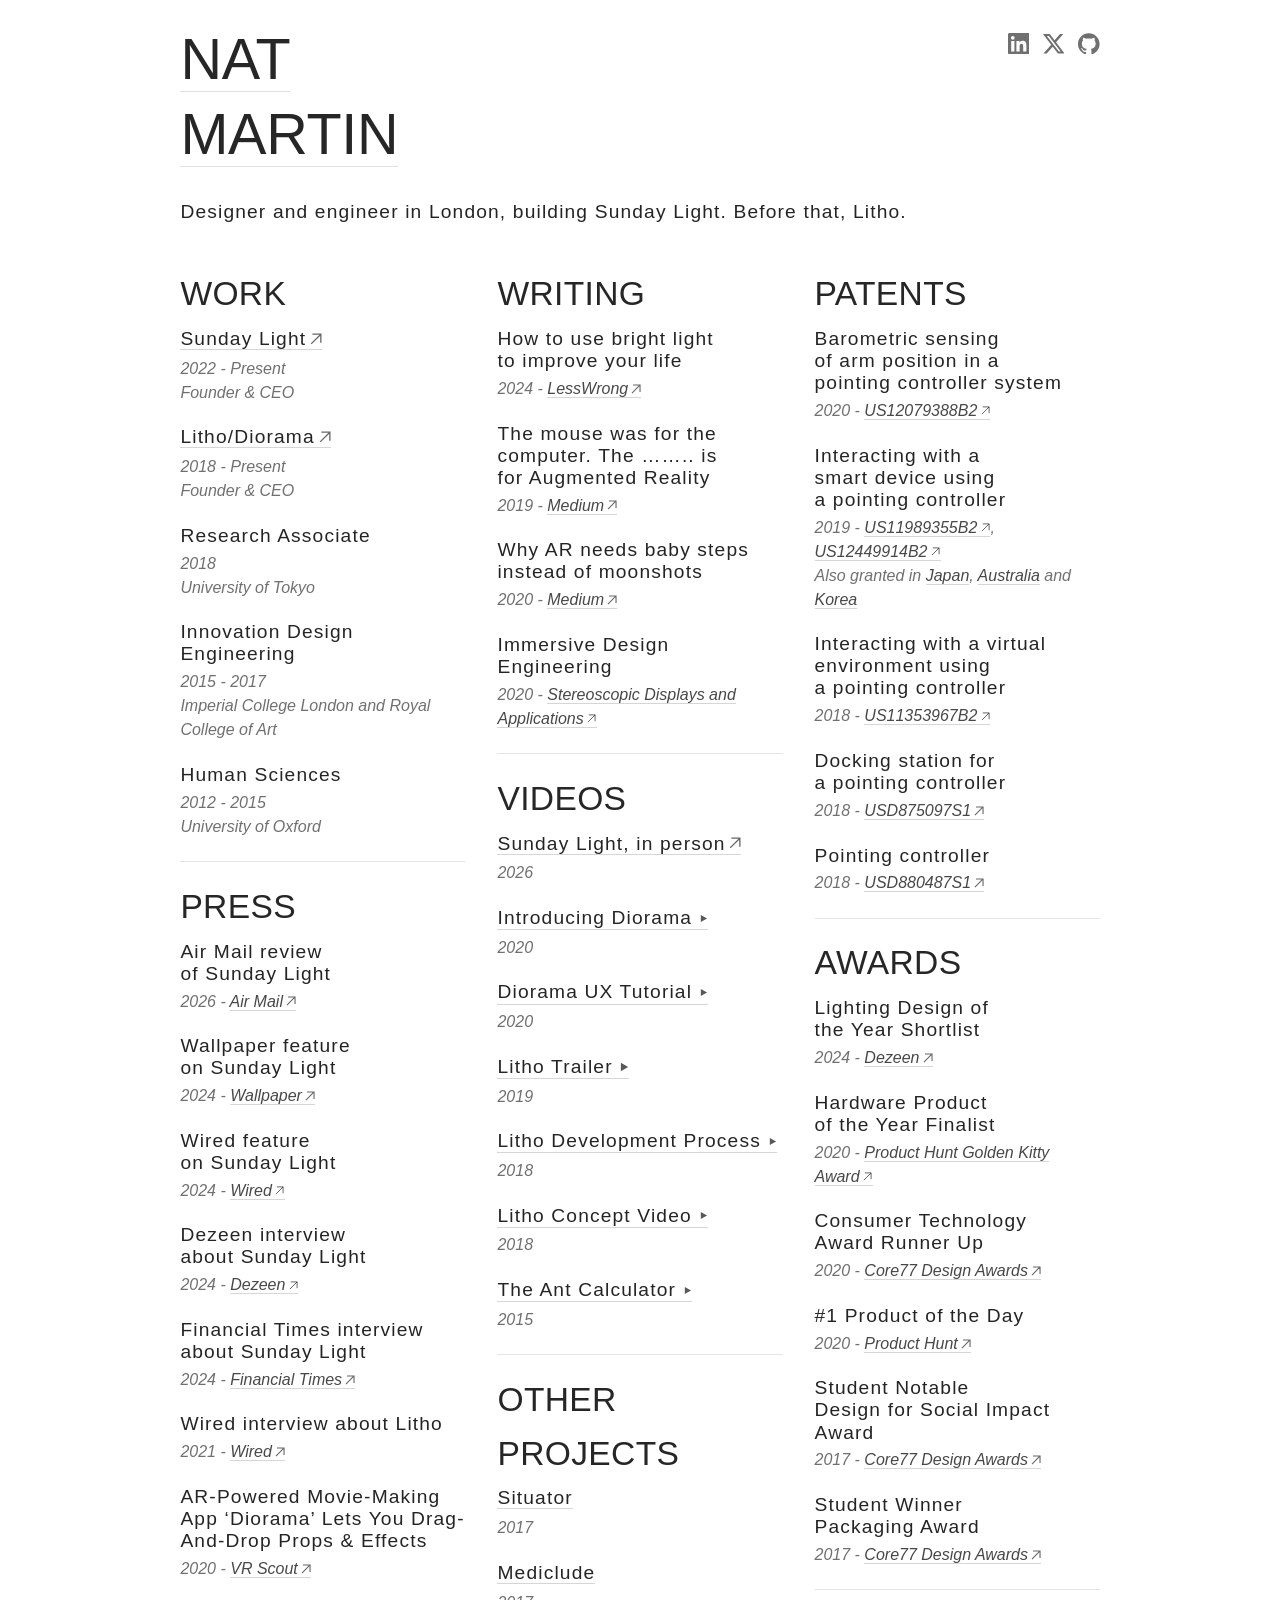
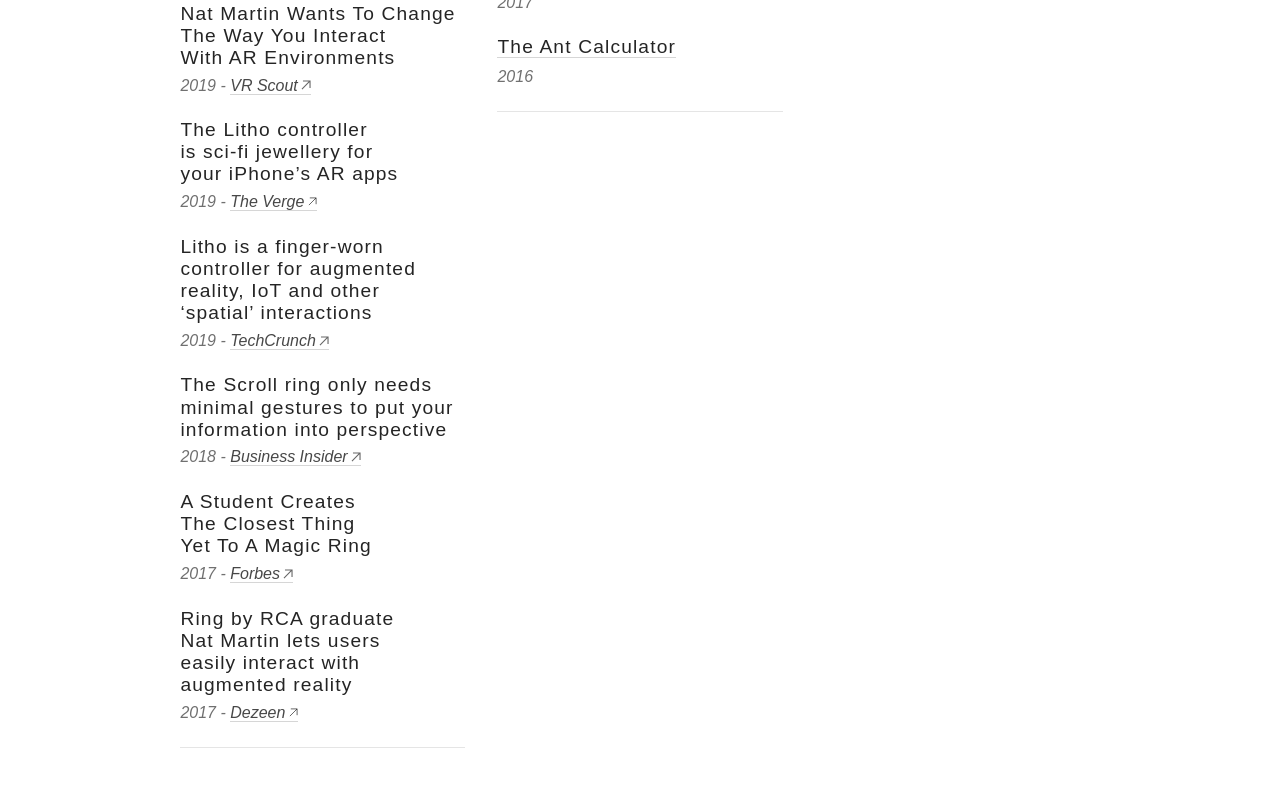
<file: index.html>
<!doctype html>
<html lang="en">
<head>
<meta charset="utf-8">
<meta name="viewport" content="width=device-width, initial-scale=1">
<title>Nat Martin</title>
<meta name="description" content="Nat Martin is a designer and engineer in London, building Sunday Light. Before that, Litho.">
<link rel="canonical" href="https://natmartin.com/">
<meta property="og:title" content="Nat Martin">
<meta property="og:description" content="Nat Martin is a designer and engineer in London, building Sunday Light. Before that, Litho.">
<meta property="og:url" content="https://natmartin.com/">
<meta property="og:type" content="website">
<link rel="icon" href="/favicon.svg" type="image/svg+xml">
<link rel="icon" href="/favicon.ico" sizes="32x32">
<link rel="apple-touch-icon" href="/apple-touch-icon.png">
<meta name="theme-color" content="#ffffff">
<meta property="og:site_name" content="Nat Martin">
<meta property="og:image" content="https://natmartin.com/og.png">
<meta property="og:image:width" content="1200">
<meta property="og:image:height" content="630">
<meta name="twitter:card" content="summary_large_image">
<meta name="twitter:site" content="@natmartin">
<script type="application/ld+json">{"@context":"https://schema.org","@type":"Person","name":"Nat Martin","url":"https://natmartin.com/","jobTitle":"Founder & CEO","worksFor":{"@type":"Organization","name":"Sunday Light","url":"https://www.sundaylight.cc"},"alumniOf":[{"@type":"CollegeOrUniversity","name":"Royal College of Art"},{"@type":"CollegeOrUniversity","name":"Imperial College London"},{"@type":"CollegeOrUniversity","name":"University of Oxford"}],"sameAs":["https://www.linkedin.com/in/nat-martin-389845101/","https://x.com/natmartin","https://github.com/natmart-in"]}</script>
<link rel="stylesheet" href="/style.css">
</head>
<body>

<header class="site-header">
  <h1><a href="/">NAT MARTIN</a></h1>
  <nav class="social" aria-label="Elsewhere">
    <a href="https://www.linkedin.com/in/nat-martin-389845101/" target="_blank" rel="noopener" aria-label="LinkedIn"><svg viewBox="0 0 24 24" fill="currentColor" aria-hidden="true"><path d="M20.447 20.452h-3.554v-5.569c0-1.328-.027-3.037-1.852-3.037-1.853 0-2.136 1.445-2.136 2.939v5.667H9.351V9h3.414v1.561h.046c.477-.9 1.637-1.85 3.37-1.85 3.601 0 4.267 2.37 4.267 5.455v6.286zM5.337 7.433a2.062 2.062 0 1 1 0-4.125 2.062 2.062 0 0 1 0 4.125zM7.119 20.452H3.555V9h3.564v11.452zM22.225 0H1.771C.792 0 0 .774 0 1.729v20.542C0 23.227.792 24 1.771 24h20.451C23.2 24 24 23.227 24 22.271V1.729C24 .774 23.2 0 22.222 0h.003z"/></svg></a>
    <a href="https://x.com/natmartin" target="_blank" rel="noopener" aria-label="X"><svg viewBox="0 0 24 24" fill="currentColor" aria-hidden="true"><path d="M18.901 1.153h3.68l-8.04 9.19L24 22.846h-7.406l-5.8-7.584-6.638 7.584H.474l8.6-9.83L0 1.154h7.594l5.243 6.932ZM17.61 20.644h2.039L6.486 3.24H4.298Z"/></svg></a>
    <a href="https://github.com/natmart-in" target="_blank" rel="noopener" aria-label="GitHub"><svg viewBox="0 0 24 24" fill="currentColor" aria-hidden="true"><path d="M12 .297c-6.63 0-12 5.373-12 12 0 5.303 3.438 9.8 8.205 11.385.6.113.82-.258.82-.577 0-.285-.01-1.04-.015-2.04-3.338.724-4.042-1.61-4.042-1.61C4.422 18.07 3.633 17.7 3.633 17.7c-1.087-.744.084-.729.084-.729 1.205.084 1.838 1.236 1.838 1.236 1.07 1.835 2.809 1.305 3.495.998.108-.776.417-1.305.76-1.605-2.665-.3-5.466-1.332-5.466-5.93 0-1.31.465-2.38 1.235-3.22-.135-.303-.54-1.523.105-3.176 0 0 1.005-.322 3.3 1.23.96-.267 1.98-.399 3-.405 1.02.006 2.04.138 3 .405 2.28-1.552 3.285-1.23 3.285-1.23.645 1.653.24 2.873.12 3.176.765.84 1.23 1.91 1.23 3.22 0 4.61-2.805 5.625-5.475 5.92.42.36.81 1.096.81 2.22 0 1.606-.015 2.896-.015 3.286 0 .315.21.69.825.57C20.565 22.092 24 17.592 24 12.297c0-6.627-5.373-12-12-12"/></svg></a>
  </nav>
</header>

<p class="intro">Designer and engineer in London, building Sunday&nbsp;Light. Before that, Litho.</p>

<main class="columns">

  <div>
    <section>
      <h2>WORK</h2>
      <div class="entry">
        <a class="entry-title" href="https://www.sundaylight.cc" target="_blank" rel="noopener">Sunday <span class="ext">Light</span></a>
        <p>2022 - Present<br>Founder &amp; CEO</p>
      </div>
      <div class="entry">
        <a class="entry-title" href="http://www.diora.ma" target="_blank" rel="noopener"><span class="ext">Litho/Diorama</span></a>
        <p>2018 - Present<br>Founder &amp; CEO</p>
      </div>
      <div class="entry">
        <span class="entry-title">Research Associate</span>
        <p>2018<br>University of Tokyo</p>
      </div>
      <div class="entry">
        <span class="entry-title">Innovation Design Engineering</span>
        <p>2015 - 2017<br>Imperial College London and Royal College of Art</p>
      </div>
      <div class="entry">
        <span class="entry-title">Human Sciences</span>
        <p>2012 - 2015<br>University of Oxford</p>
      </div>
      <hr>
    </section>

    <section>
      <h2>PRESS</h2>
      <div class="entry">
        <span class="entry-title">Air Mail review of Sunday Light</span>
        <p>2026 - <a href="https://airmail.news/issues/2026-9-19/let-there-be-light" target="_blank" rel="noopener">Air <span class="ext">Mail</span></a></p>
      </div>
      <div class="entry">
        <span class="entry-title">Wallpaper feature on Sunday Light</span>
        <p>2024 - <a href="https://www.wallpaper.com/tech/we-switch-on-a-set-of-new-lighting-products-designed-to-entertain-educate-and-enhance" target="_blank" rel="noopener"><span class="ext">Wallpaper</span></a></p>
      </div>
      <div class="entry">
        <span class="entry-title">Wired feature on Sunday Light</span>
        <p>2024 - <a href="https://static1.squarespace.com/static/654f672aed29a06d3eca806d/t/6606af1b74b40d6e9ec8dcd3/1711714079746/Sunday+Wired.pdf" target="_blank" rel="noopener"><span class="ext">Wired</span></a></p>
      </div>
      <div class="entry">
        <span class="entry-title">Dezeen interview about Sunday Light</span>
        <p>2024 - <a href="https://www.dezeen.com/2024/02/12/sunday-light-nat-martin-sean-hammett/" target="_blank" rel="noopener"><span class="ext">Dezeen</span></a></p>
      </div>
      <div class="entry">
        <span class="entry-title">Financial Times interview about Sunday Light</span>
        <p>2024 - <a href="https://www.ft.com/content/4465e2ee-4e23-4ca4-8f45-6066abd70ad9" target="_blank" rel="noopener">Financial <span class="ext">Times</span></a></p>
      </div>
      <div class="entry">
        <span class="entry-title">Wired interview about Litho</span>
        <p>2021 - <a href="https://www.wired.co.uk/article/ar-influencers-litho-virtual-reality" target="_blank" rel="noopener"><span class="ext">Wired</span></a></p>
      </div>
      <div class="entry">
        <span class="entry-title">AR-Powered Movie-Making App ‘Diorama’ Lets You Drag-And-Drop Props &amp; Effects</span>
        <p>2020 - <a href="https://web.archive.org/web/20230603014330/https://vrscout.com/news/ar-movie-making-diorama-digital-props-effects/" target="_blank" rel="noopener">VR <span class="ext">Scout</span></a></p>
      </div>
      <div class="entry">
        <span class="entry-title">Nat Martin Wants To Change The Way You Interact With AR Environments</span>
        <p>2019 - <a href="https://web.archive.org/web/20230203075517/https://vrscout.com/news/nat-martin-interacting-with-ar/" target="_blank" rel="noopener">VR <span class="ext">Scout</span></a></p>
      </div>
      <div class="entry">
        <span class="entry-title">The Litho controller is sci-fi jewellery for your iPhone’s AR apps</span>
        <p>2019 - <a href="https://www.theverge.com/2019/2/19/18225277/litho-controller-ar-vr-motion-ring-development-kit-shipping-cost-launch" target="_blank" rel="noopener">The <span class="ext">Verge</span></a></p>
      </div>
      <div class="entry">
        <span class="entry-title">Litho is a finger-worn controller for augmented reality, IoT and other ‘spatial’ interactions</span>
        <p>2019 - <a href="https://techcrunch.com/2019/02/18/litho/" target="_blank" rel="noopener"><span class="ext">TechCrunch</span></a></p>
      </div>
      <div class="entry">
        <span class="entry-title">The Scroll ring only needs minimal gestures to put your information into perspective</span>
        <p>2018 - <a href="https://twitter.com/businessinsider/status/1115087870413303809" target="_blank" rel="noopener">Business <span class="ext">Insider</span></a></p>
      </div>
      <div class="entry">
        <span class="entry-title">A Student Creates The Closest Thing Yet To A Magic Ring</span>
        <p>2017 - <a href="https://www.forbes.com/sites/kevinmurnane/2017/08/09/augmented-reality-technology-a-student-creates-the-closest-thing-yet-to-a-magic-ring/" target="_blank" rel="noopener"><span class="ext">Forbes</span></a></p>
      </div>
      <div class="entry">
        <span class="entry-title">Ring by RCA graduate Nat Martin lets users easily interact with augmented reality</span>
        <p>2017 - <a href="https://www.dezeen.com/2017/07/25/rca-graduate-scroll-ring-lets-users-easily-interact-with-augmented-reality-design-technology/" target="_blank" rel="noopener"><span class="ext">Dezeen</span></a></p>
      </div>
      <hr>
    </section>
  </div>

  <div>
    <section>
      <h2>WRITING</h2>
      <div class="entry">
        <span class="entry-title">How to use bright light to improve your life</span>
        <p>2024 - <a href="https://www.lesswrong.com/posts/W4Y7wkGEgaKemsyf9/how-to-use-bright-light-to-improve-your-life" target="_blank" rel="noopener"><span class="ext">LessWrong</span></a></p>
      </div>
      <div class="entry">
        <span class="entry-title">The mouse was for the computer. The …….. is for Augmented Reality</span>
        <p>2019 - <a href="https://medium.com/litho/designing-an-input-device-for-the-real-world-a-process-of-elimination-c4685aed7d09" target="_blank" rel="noopener"><span class="ext">Medium</span></a></p>
      </div>
      <div class="entry">
        <span class="entry-title">Why AR needs baby steps instead of moonshots</span>
        <p>2020 - <a href="https://medium.com/litho/how-to-ship-an-ar-product-that-people-might-actually-want-174dd3a773b3" target="_blank" rel="noopener"><span class="ext">Medium</span></a></p>
      </div>
      <div class="entry">
        <span class="entry-title">Immersive Design Engineering</span>
        <p>2020 - <a href="https://www.researchgate.net/publication/344886489_Immersive_Design_Engineering" target="_blank" rel="noopener">Stereoscopic Displays and <span class="ext">Applications</span></a></p>
      </div>
      <hr>
    </section>

    <section>
      <h2>VIDEOS</h2>
      <div class="entry">
        <a class="entry-title" href="https://x.com/natmartin/status/2077754163853693192" target="_blank" rel="noopener">Sunday Light, in <span class="ext">person</span></a>
        <p>2026</p>
      </div>
      <div class="entry">
        <button class="video" type="button" data-video="https://www.youtube.com/embed/HFUXBONuKPU">Introducing <span class="play">Diorama</span></button>
        <p>2020</p>
      </div>
      <div class="entry">
        <button class="video" type="button" data-video="https://www.youtube.com/embed/gn4ldR-CJKc?start=42">Diorama UX <span class="play">Tutorial</span></button>
        <p>2020</p>
      </div>
      <div class="entry">
        <button class="video" type="button" data-video="https://www.youtube.com/embed/v8LeG3nco04">Litho <span class="play">Trailer</span></button>
        <p>2019</p>
      </div>
      <div class="entry">
        <button class="video" type="button" data-video="https://www.youtube.com/embed/qNUJE_VNYdY">Litho Development <span class="play">Process</span></button>
        <p>2018</p>
      </div>
      <div class="entry">
        <button class="video" type="button" data-video="https://www.youtube.com/embed/jl1Sqm-9z5Y">Litho Concept <span class="play">Video</span></button>
        <p>2018</p>
      </div>
      <div class="entry">
        <button class="video" type="button" data-video="https://www.youtube.com/embed/rH-5Jxub50o">The Ant <span class="play">Calculator</span></button>
        <p>2015</p>
      </div>
      <hr>
    </section>

    <section>
      <h2>OTHER PROJECTS</h2>
      <div class="entry">
        <a class="entry-title" href="/Situator">Situator</a>
        <p>2017</p>
      </div>
      <div class="entry">
        <a class="entry-title" href="/Mediclude">Mediclude</a>
        <p>2017</p>
      </div>
      <div class="entry">
        <a class="entry-title" href="/The-Ant-Calculator">The Ant Calculator</a>
        <p>2016</p>
      </div>
      <hr>
    </section>
  </div>

  <div>
    <section>
      <h2>PATENTS</h2>
      <div class="entry">
        <span class="entry-title">Barometric sensing of arm position in a pointing controller system</span>
        <p>2020 - <a href="https://patents.google.com/patent/US12079388B2/en" target="_blank" rel="noopener"><span class="ext">US12079388B2</span></a></p>
      </div>
      <div class="entry">
        <span class="entry-title">Interacting with a smart device using a pointing controller</span>
        <p>2019 - <span class="nw"><a href="https://patents.google.com/patent/US11989355B2/en" target="_blank" rel="noopener"><span class="ext">US11989355B2</span></a>,</span> <a href="https://patents.google.com/patent/US12449914B2/en" target="_blank" rel="noopener"><span class="ext">US12449914B2</span></a><br>Also granted in <a href="https://patents.google.com/patent/JP7716102B2/en" target="_blank" rel="noopener">Japan</a>, <a href="https://patents.google.com/patent/AU2020226861B2/en" target="_blank" rel="noopener">Australia</a> and <a href="https://patents.google.com/patent/KR102942422B1/en" target="_blank" rel="noopener">Korea</a></p>
      </div>
      <div class="entry">
        <span class="entry-title">Interacting with a virtual environment using a pointing controller</span>
        <p>2018 - <a href="https://patents.google.com/patent/US11353967B2/en" target="_blank" rel="noopener"><span class="ext">US11353967B2</span></a></p>
      </div>
      <div class="entry">
        <span class="entry-title">Docking station for a pointing controller</span>
        <p>2018 - <a href="https://patents.google.com/patent/USD875097S1/en" target="_blank" rel="noopener"><span class="ext">USD875097S1</span></a></p>
      </div>
      <div class="entry">
        <span class="entry-title">Pointing controller</span>
        <p>2018 - <a href="https://patents.google.com/patent/USD880487S1/en" target="_blank" rel="noopener"><span class="ext">USD880487S1</span></a></p>
      </div>
      <hr>
    </section>

    <section>
      <h2>AWARDS</h2>
      <div class="entry">
        <span class="entry-title">Lighting Design of the Year Shortlist</span>
        <p>2024 - <a href="https://www.dezeen.com/awards/2024/shortlists/sunday-light/" target="_blank" rel="noopener"><span class="ext">Dezeen</span></a></p>
      </div>
      <div class="entry">
        <span class="entry-title">Hardware Product of the Year Finalist</span>
        <p>2020 - <a href="https://twitter.com/ProductHuntHi/status/1351247954657636352" target="_blank" rel="noopener">Product Hunt Golden Kitty <span class="ext">Award</span></a></p>
      </div>
      <div class="entry">
        <span class="entry-title">Consumer Technology Award Runner Up</span>
        <p>2020 - <a href="https://www.core77.com/posts/98933/The-2020-Core77-Design-Awards-Consumer-Technology-Honorees" target="_blank" rel="noopener">Core77 Design <span class="ext">Awards</span></a></p>
      </div>
      <div class="entry">
        <span class="entry-title">#1 Product of the Day</span>
        <p>2020 - <a href="https://www.producthunt.com/posts/diorama" target="_blank" rel="noopener">Product <span class="ext">Hunt</span></a></p>
      </div>
      <div class="entry">
        <span class="entry-title">Student Notable<br>Design for Social Impact Award</span>
        <p>2017 - <a href="https://designawards.core77.com/2017/Design-for-Social-Impact.html" target="_blank" rel="noopener">Core77 Design <span class="ext">Awards</span></a></p>
      </div>
      <div class="entry">
        <span class="entry-title">Student Winner<br>Packaging Award</span>
        <p>2017 - <a href="https://designawards.core77.com/Packaging/63092/Mediclude.html" target="_blank" rel="noopener">Core77 Design <span class="ext">Awards</span></a></p>
      </div>
      <hr>
    </section>
  </div>

</main>

<dialog class="player" aria-label="Video" autofocus>
  <button class="close" type="button" aria-label="Close video">&times;</button>
  <div class="frame"><iframe title="Video" allow="autoplay; encrypted-media; picture-in-picture; fullscreen" referrerpolicy="strict-origin-when-cross-origin"></iframe></div>
</dialog>

<script>
(() => {
  const dialog = document.querySelector('dialog.player');
  const frame = dialog.querySelector('iframe');
  document.querySelectorAll('[data-video]').forEach((button) => {
    button.addEventListener('click', () => {
      const url = button.dataset.video;
      frame.src = url + (url.includes('?') ? '&' : '?') + 'autoplay=1';
      frame.title = button.textContent;
      dialog.showModal();
    });
  });
  dialog.querySelector('.close').addEventListener('click', () => dialog.close());
  dialog.addEventListener('click', (e) => { if (e.target === dialog) dialog.close(); });
  dialog.addEventListener('close', () => { frame.src = ''; });
})();
</script>
</body>
</html>
</file>
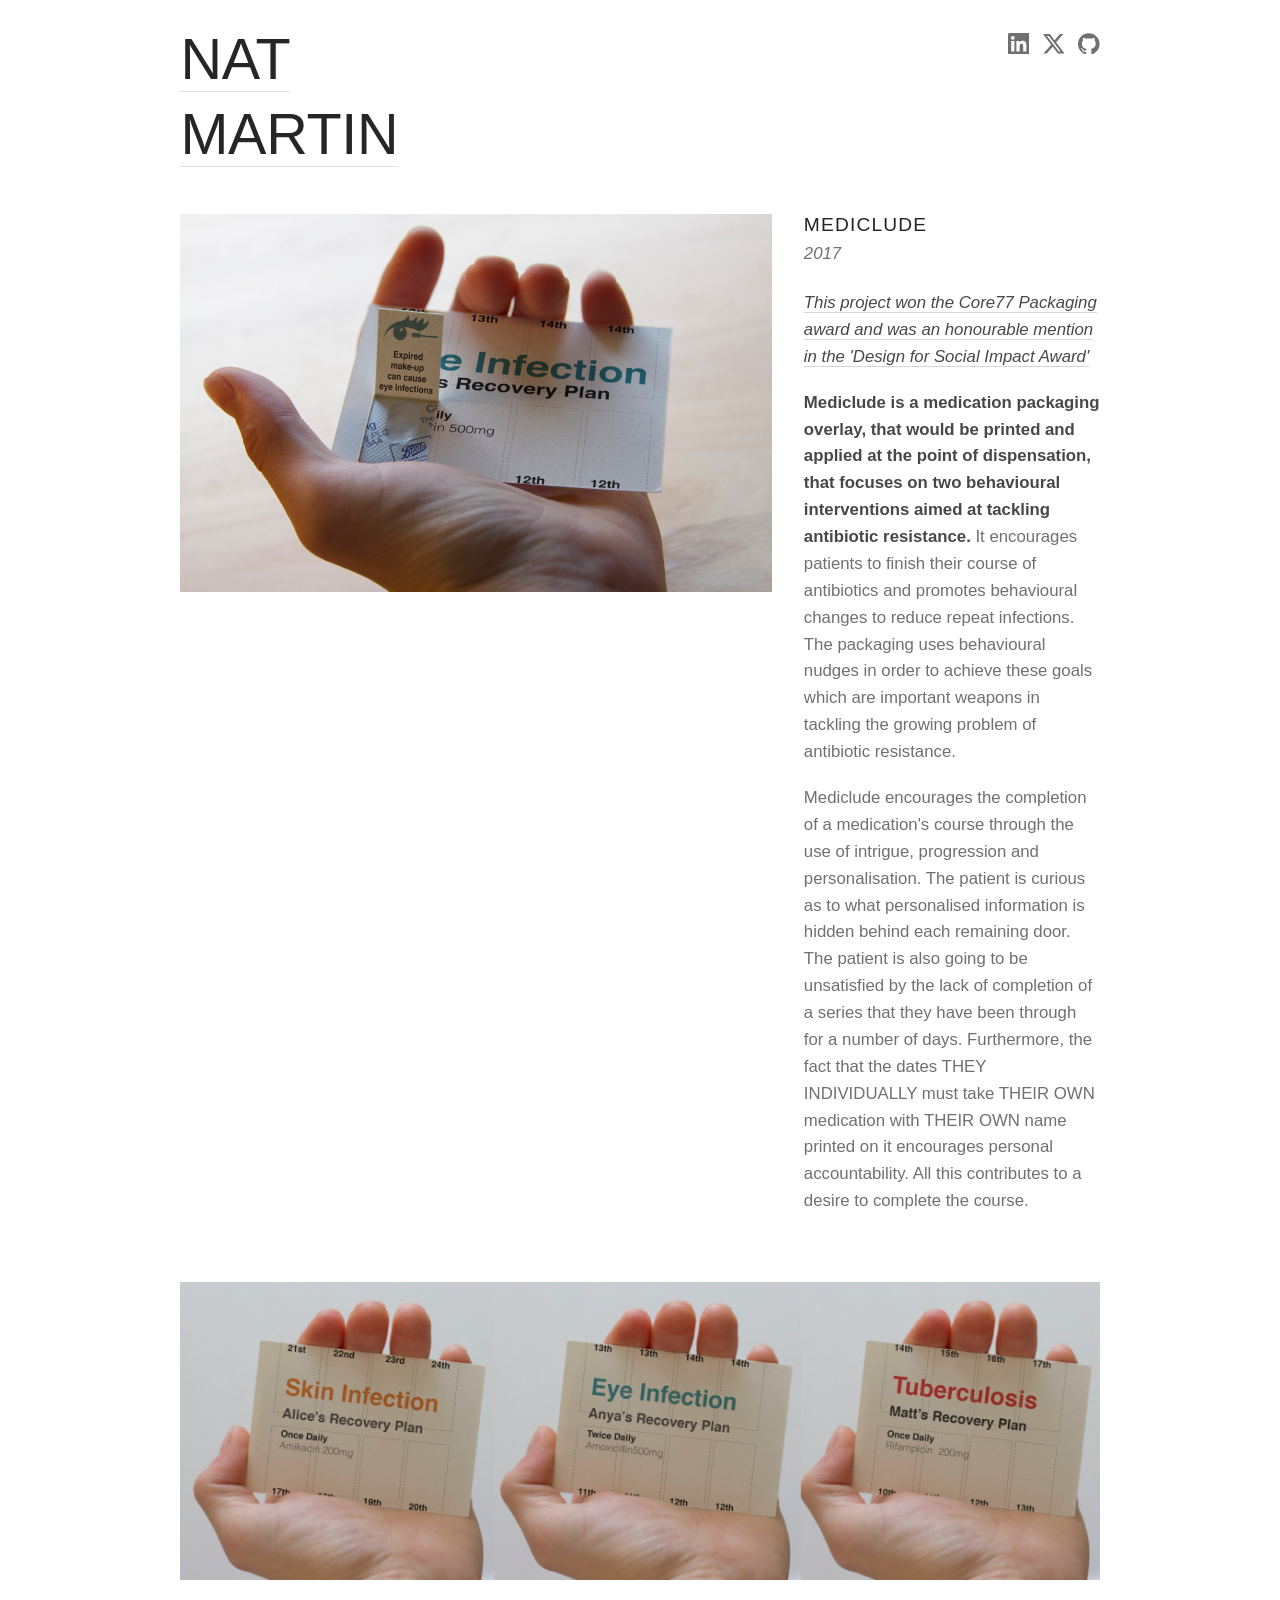
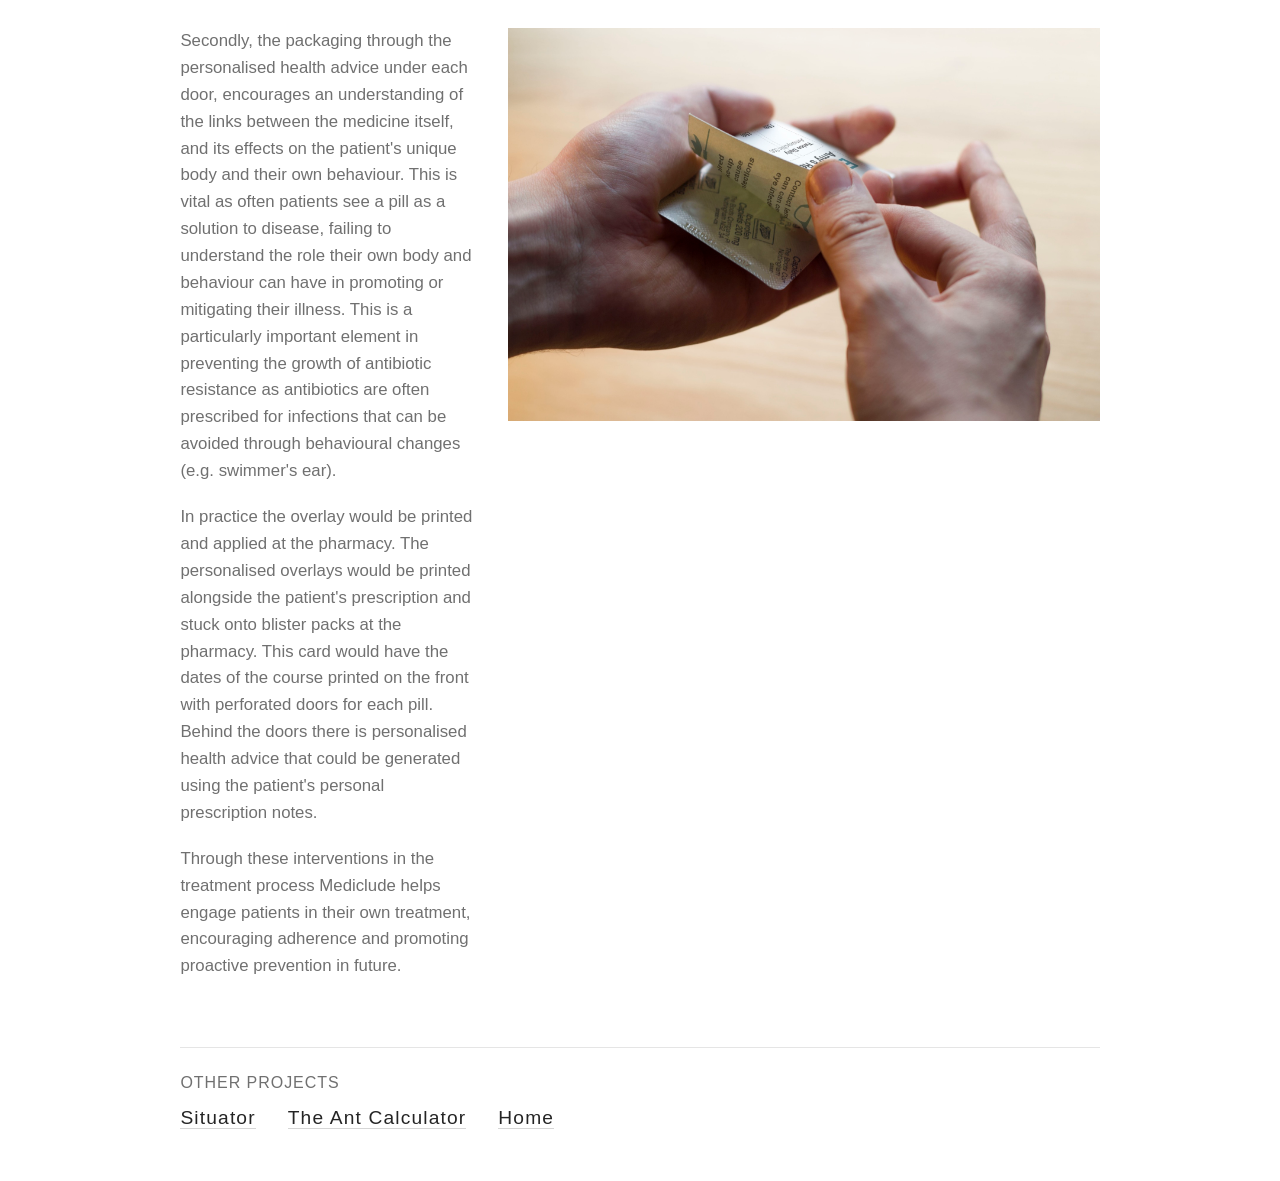
<file: Mediclude.html>
<!doctype html>
<html lang="en">
<head>
<meta charset="utf-8">
<meta name="viewport" content="width=device-width, initial-scale=1">
<title>Mediclude - Nat Martin</title>
<meta name="description" content="Mediclude is a medication packaging overlay that nudges patients to finish their antibiotics.">
<link rel="canonical" href="https://natmartin.com/Mediclude">
<meta property="og:title" content="Mediclude - Nat Martin">
<meta property="og:description" content="Mediclude is a medication packaging overlay that nudges patients to finish their antibiotics.">
<meta property="og:url" content="https://natmartin.com/Mediclude">
<meta property="og:type" content="article">
<link rel="icon" href="/favicon.svg" type="image/svg+xml">
<link rel="icon" href="/favicon.ico" sizes="32x32">
<link rel="apple-touch-icon" href="/apple-touch-icon.png">
<meta name="theme-color" content="#ffffff">
<meta property="og:site_name" content="Nat Martin">
<meta property="og:image" content="https://natmartin.com/og.png">
<meta property="og:image:width" content="1200">
<meta property="og:image:height" content="630">
<meta name="twitter:card" content="summary_large_image">
<meta name="twitter:site" content="@natmartin">
<link rel="stylesheet" href="/style.css">
</head>
<body>

<header class="site-header">
  <h1><a href="/">NAT MARTIN</a></h1>
  <nav class="social" aria-label="Elsewhere">
    <a href="https://www.linkedin.com/in/nat-martin-389845101/" target="_blank" rel="noopener" aria-label="LinkedIn"><svg viewBox="0 0 24 24" fill="currentColor" aria-hidden="true"><path d="M20.447 20.452h-3.554v-5.569c0-1.328-.027-3.037-1.852-3.037-1.853 0-2.136 1.445-2.136 2.939v5.667H9.351V9h3.414v1.561h.046c.477-.9 1.637-1.85 3.37-1.85 3.601 0 4.267 2.37 4.267 5.455v6.286zM5.337 7.433a2.062 2.062 0 1 1 0-4.125 2.062 2.062 0 0 1 0 4.125zM7.119 20.452H3.555V9h3.564v11.452zM22.225 0H1.771C.792 0 0 .774 0 1.729v20.542C0 23.227.792 24 1.771 24h20.451C23.2 24 24 23.227 24 22.271V1.729C24 .774 23.2 0 22.222 0h.003z"/></svg></a>
    <a href="https://x.com/natmartin" target="_blank" rel="noopener" aria-label="X"><svg viewBox="0 0 24 24" fill="currentColor" aria-hidden="true"><path d="M18.901 1.153h3.68l-8.04 9.19L24 22.846h-7.406l-5.8-7.584-6.638 7.584H.474l8.6-9.83L0 1.154h7.594l5.243 6.932ZM17.61 20.644h2.039L6.486 3.24H4.298Z"/></svg></a>
    <a href="https://github.com/natmart-in" target="_blank" rel="noopener" aria-label="GitHub"><svg viewBox="0 0 24 24" fill="currentColor" aria-hidden="true"><path d="M12 .297c-6.63 0-12 5.373-12 12 0 5.303 3.438 9.8 8.205 11.385.6.113.82-.258.82-.577 0-.285-.01-1.04-.015-2.04-3.338.724-4.042-1.61-4.042-1.61C4.422 18.07 3.633 17.7 3.633 17.7c-1.087-.744.084-.729.084-.729 1.205.084 1.838 1.236 1.838 1.236 1.07 1.835 2.809 1.305 3.495.998.108-.776.417-1.305.76-1.605-2.665-.3-5.466-1.332-5.466-5.93 0-1.31.465-2.38 1.235-3.22-.135-.303-.54-1.523.105-3.176 0 0 1.005-.322 3.3 1.23.96-.267 1.98-.399 3-.405 1.02.006 2.04.138 3 .405 2.28-1.552 3.285-1.23 3.285-1.23.645 1.653.24 2.873.12 3.176.765.84 1.23 1.91 1.23 3.22 0 4.61-2.805 5.625-5.475 5.92.42.36.81 1.096.81 2.22 0 1.606-.015 2.896-.015 3.286 0 .315.21.69.825.57C20.565 22.092 24 17.592 24 12.297c0-6.627-5.373-12-12-12"/></svg></a>
  </nav>
</header>

<main class="project">
<div class="split">
    <img decoding="async" src="/img/mediclude-side.jpg" width="2000" height="1280" alt="Mediclude packaging overlay on a blister pack, side view">
    <div>
      <h2 class="label">Mediclude</h2>
      <p class="year">2017</p>
      <p><i><a href="https://designawards.core77.com/Packaging/63092/Mediclude" target="_blank" rel="noopener">This project won the Core77 Packaging award and was an honourable mention in the 'Design for Social Impact Award'</a></i></p>
      <p><b>Mediclude is a medication packaging overlay, that would be printed and applied at the point of dispensation, that focuses on two behavioural interventions aimed at tackling antibiotic resistance.</b> It encourages patients to finish their course of antibiotics and promotes behavioural changes to reduce repeat infections. The packaging uses behavioural nudges in order to achieve these goals which are important weapons in tackling the growing problem of antibiotic resistance.</p>
      <p>Mediclude encourages the completion of a medication's course through the use of intrigue, progression and personalisation. The patient is curious as to what personalised information is hidden behind each remaining door. The patient is also going to be unsatisfied by the lack of completion of a series that they have been through for a number of days. Furthermore, the fact that the dates THEY INDIVIDUALLY must take THEIR OWN medication with THEIR OWN name printed on it encourages personal accountability. All this contributes to a desire to complete the course.</p>
    </div>
  </div>

  <figure>
    <img decoding="async" src="/img/mediclude-hands.jpg" width="2000" height="648" alt="Three hands opening Mediclude doors" loading="lazy">
  </figure>

  <div class="split reverse" style="margin-top: 3rem">
    <div>
      <p>Secondly, the packaging through the personalised health advice under each door, encourages an understanding of the links between the medicine itself, and its effects on the patient's unique body and their own behaviour. This is vital as often patients see a pill as a solution to disease, failing to understand the role their own body and behaviour can have in promoting or mitigating their illness. This is a particularly important element in preventing the growth of antibiotic resistance as antibiotics are often prescribed for infections that can be avoided through behavioural changes (e.g. swimmer's ear).</p>
      <p>In practice the overlay would be printed and applied at the pharmacy. The personalised overlays would be printed alongside the patient's prescription and stuck onto blister packs at the pharmacy. This card would have the dates of the course printed on the front with perforated doors for each pill. Behind the doors there is personalised health advice that could be generated using the patient's personal prescription notes.</p>
      <p>Through these interventions in the treatment process Mediclude helps engage patients in their own treatment, encouraging adherence and promoting proactive prevention in future.</p>
    </div>
    <img decoding="async" src="/img/mediclude-pack.jpg" width="2000" height="1329" alt="Mediclude cards laid out" loading="lazy">
  </div>
</main>

<nav class="more" aria-label="More projects">
  <hr>
  <h2>Other projects</h2>
  <ul>
    <li><a href="/Situator">Situator</a></li>
    <li><a href="/The-Ant-Calculator">The Ant Calculator</a></li>
    <li><a href="/">Home</a></li>
  </ul>
</nav>

</body>
</html>
</file>
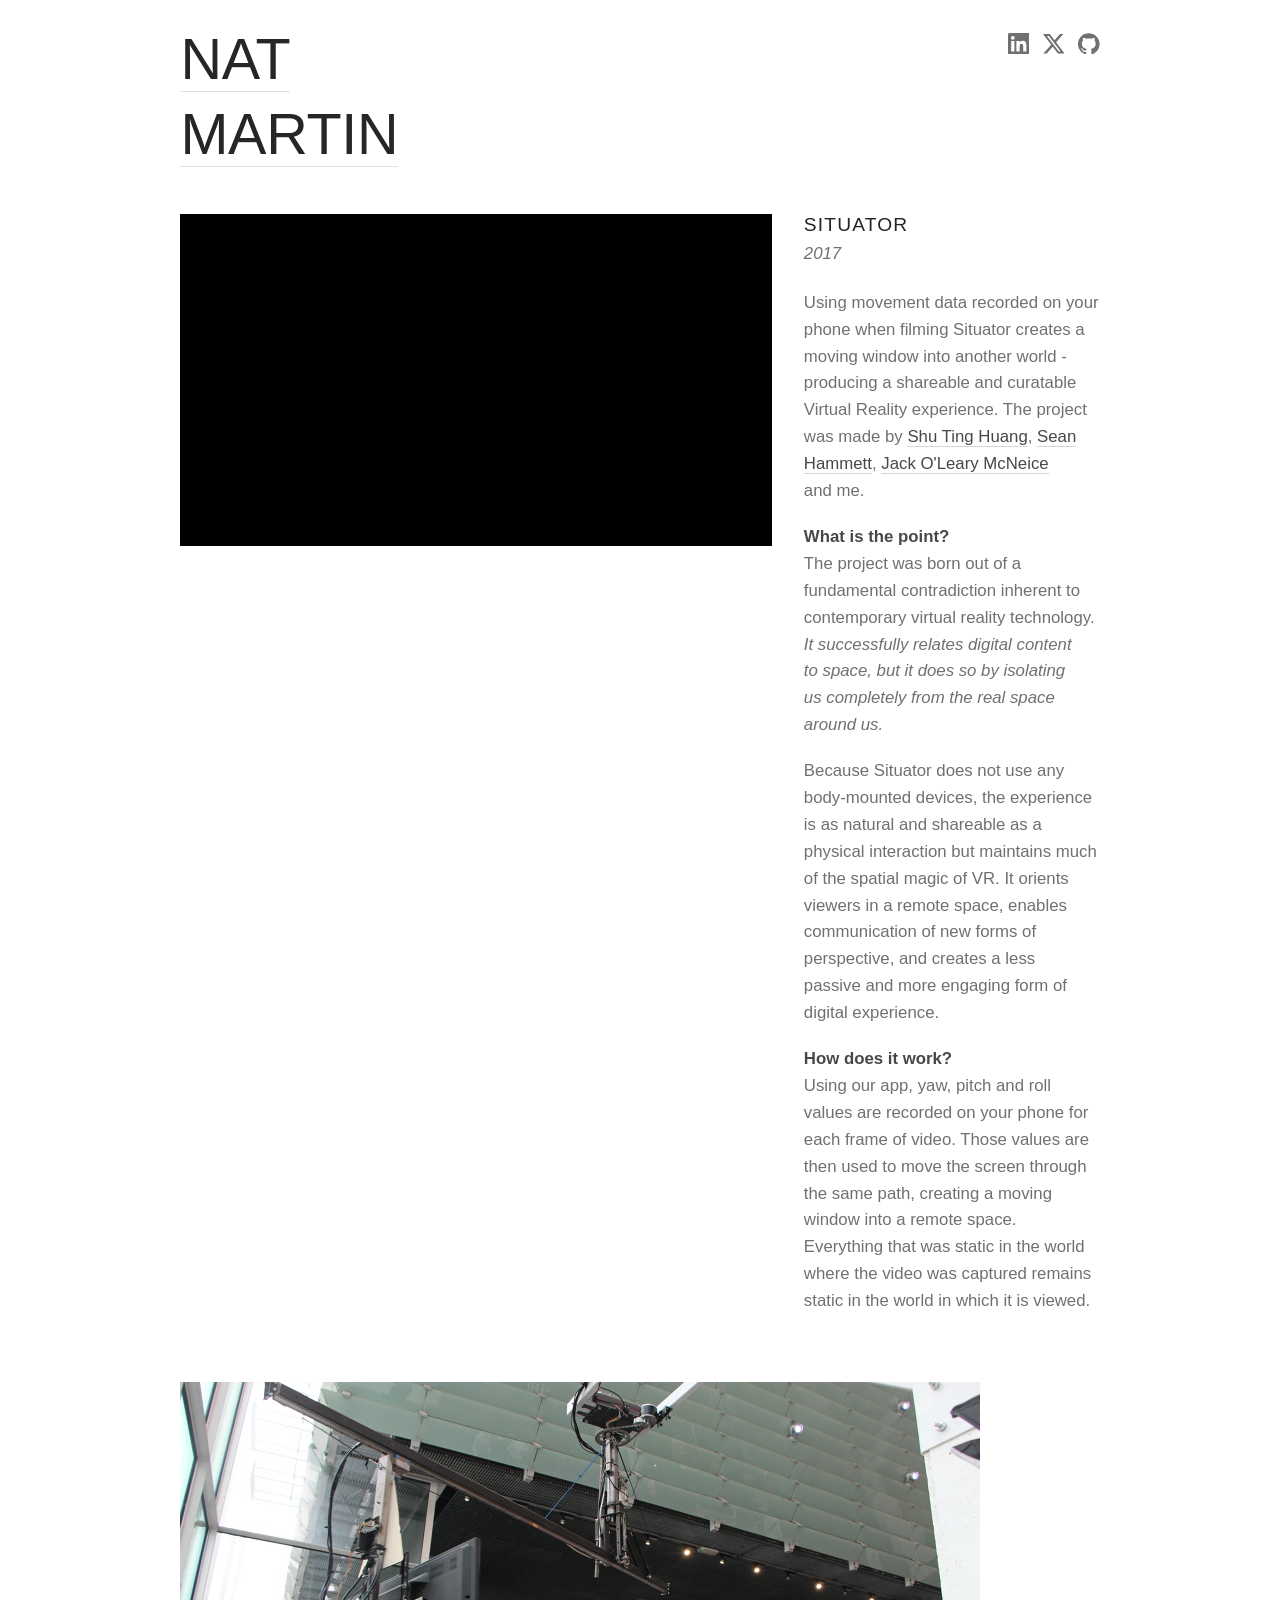
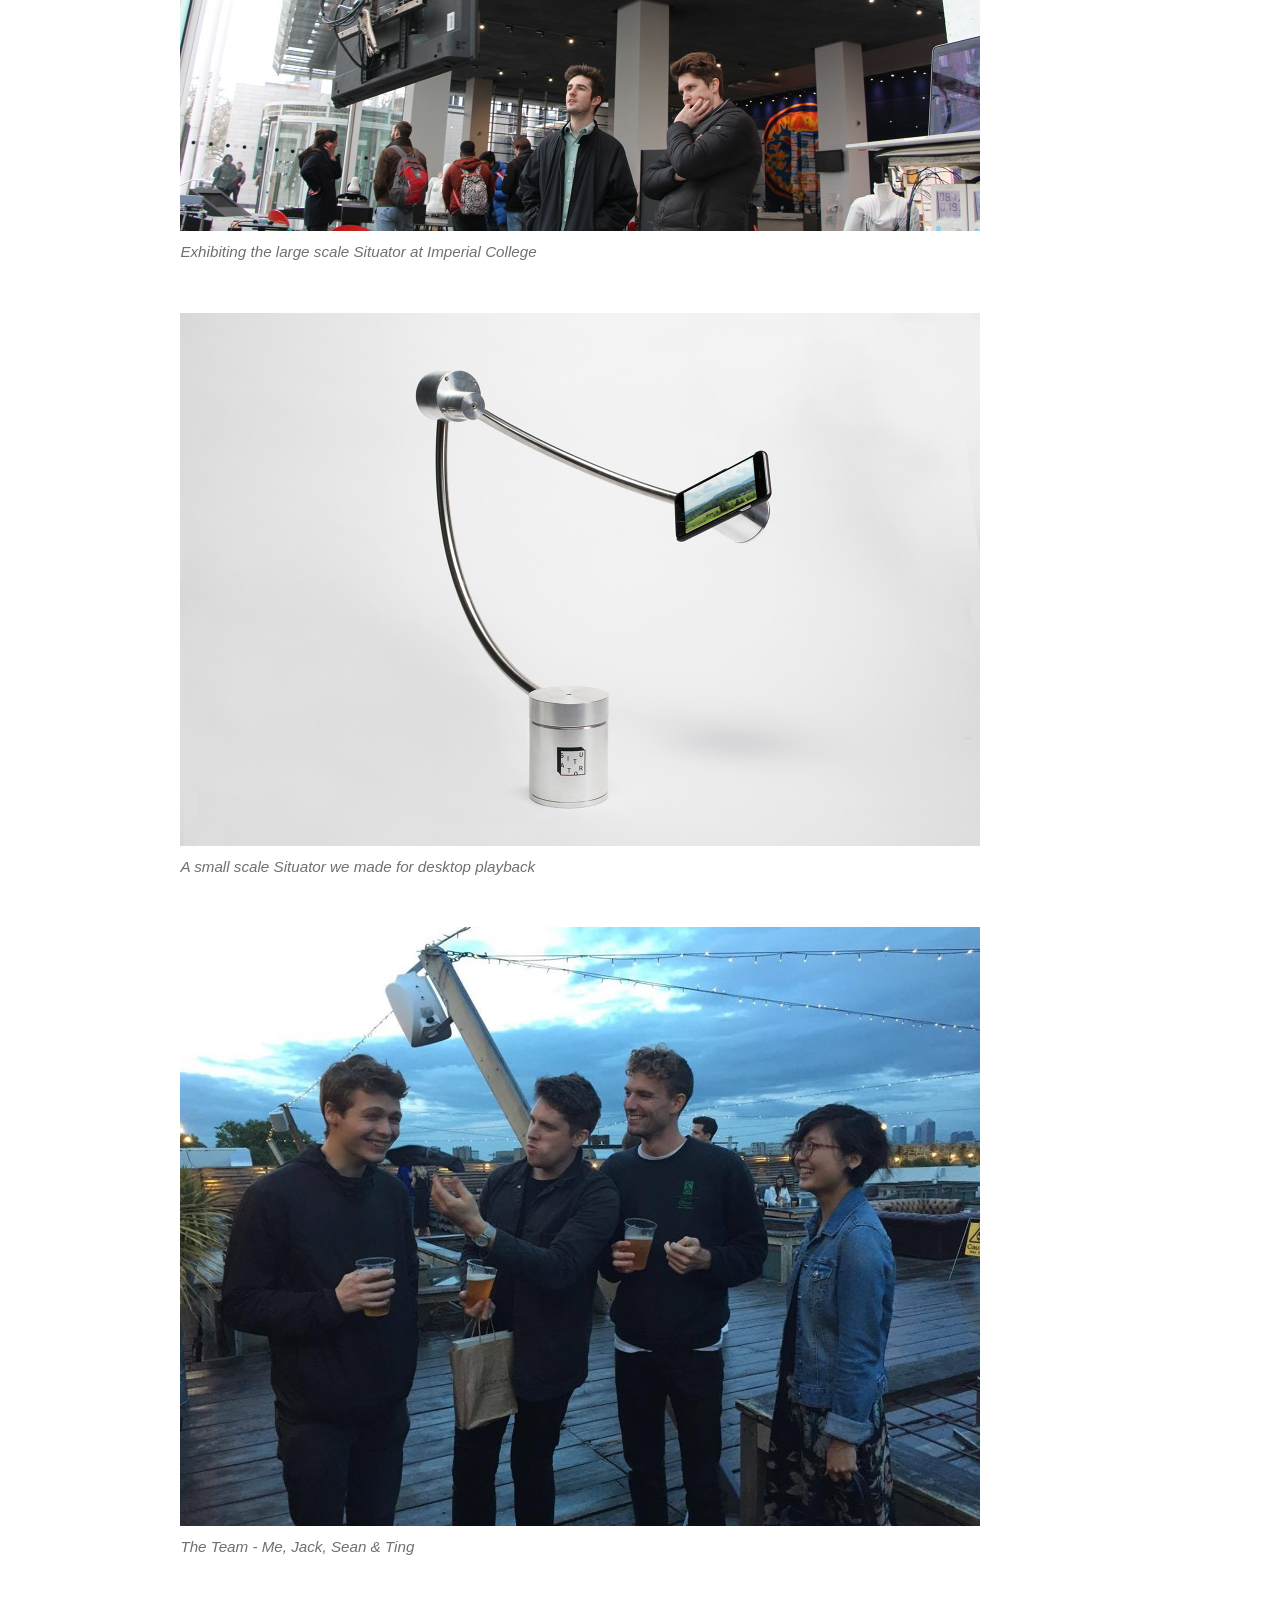
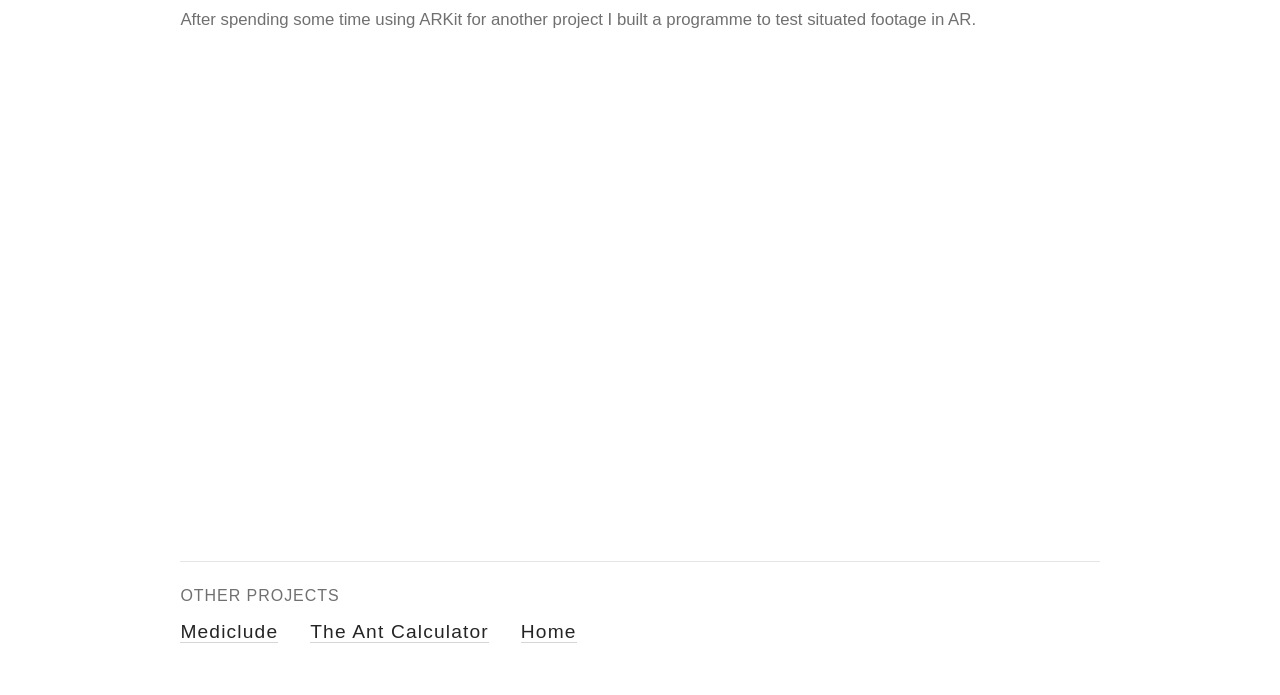
<file: Situator.html>
<!doctype html>
<html lang="en">
<head>
<meta charset="utf-8">
<meta name="viewport" content="width=device-width, initial-scale=1">
<title>Situator - Nat Martin</title>
<meta name="description" content="Situator turns phone movement data into a moving window into another world - a shareable VR experience without headsets.">
<link rel="canonical" href="https://natmartin.com/Situator">
<meta property="og:title" content="Situator - Nat Martin">
<meta property="og:description" content="Situator turns phone movement data into a moving window into another world - a shareable VR experience without headsets.">
<meta property="og:url" content="https://natmartin.com/Situator">
<meta property="og:type" content="article">
<link rel="icon" href="/favicon.svg" type="image/svg+xml">
<link rel="icon" href="/favicon.ico" sizes="32x32">
<link rel="apple-touch-icon" href="/apple-touch-icon.png">
<meta name="theme-color" content="#ffffff">
<meta property="og:site_name" content="Nat Martin">
<meta property="og:image" content="https://natmartin.com/og.png">
<meta property="og:image:width" content="1200">
<meta property="og:image:height" content="630">
<meta name="twitter:card" content="summary_large_image">
<meta name="twitter:site" content="@natmartin">
<link rel="stylesheet" href="/style.css">
</head>
<body>

<header class="site-header">
  <h1><a href="/">NAT MARTIN</a></h1>
  <nav class="social" aria-label="Elsewhere">
    <a href="https://www.linkedin.com/in/nat-martin-389845101/" target="_blank" rel="noopener" aria-label="LinkedIn"><svg viewBox="0 0 24 24" fill="currentColor" aria-hidden="true"><path d="M20.447 20.452h-3.554v-5.569c0-1.328-.027-3.037-1.852-3.037-1.853 0-2.136 1.445-2.136 2.939v5.667H9.351V9h3.414v1.561h.046c.477-.9 1.637-1.85 3.37-1.85 3.601 0 4.267 2.37 4.267 5.455v6.286zM5.337 7.433a2.062 2.062 0 1 1 0-4.125 2.062 2.062 0 0 1 0 4.125zM7.119 20.452H3.555V9h3.564v11.452zM22.225 0H1.771C.792 0 0 .774 0 1.729v20.542C0 23.227.792 24 1.771 24h20.451C23.2 24 24 23.227 24 22.271V1.729C24 .774 23.2 0 22.222 0h.003z"/></svg></a>
    <a href="https://x.com/natmartin" target="_blank" rel="noopener" aria-label="X"><svg viewBox="0 0 24 24" fill="currentColor" aria-hidden="true"><path d="M18.901 1.153h3.68l-8.04 9.19L24 22.846h-7.406l-5.8-7.584-6.638 7.584H.474l8.6-9.83L0 1.154h7.594l5.243 6.932ZM17.61 20.644h2.039L6.486 3.24H4.298Z"/></svg></a>
    <a href="https://github.com/natmart-in" target="_blank" rel="noopener" aria-label="GitHub"><svg viewBox="0 0 24 24" fill="currentColor" aria-hidden="true"><path d="M12 .297c-6.63 0-12 5.373-12 12 0 5.303 3.438 9.8 8.205 11.385.6.113.82-.258.82-.577 0-.285-.01-1.04-.015-2.04-3.338.724-4.042-1.61-4.042-1.61C4.422 18.07 3.633 17.7 3.633 17.7c-1.087-.744.084-.729.084-.729 1.205.084 1.838 1.236 1.838 1.236 1.07 1.835 2.809 1.305 3.495.998.108-.776.417-1.305.76-1.605-2.665-.3-5.466-1.332-5.466-5.93 0-1.31.465-2.38 1.235-3.22-.135-.303-.54-1.523.105-3.176 0 0 1.005-.322 3.3 1.23.96-.267 1.98-.399 3-.405 1.02.006 2.04.138 3 .405 2.28-1.552 3.285-1.23 3.285-1.23.645 1.653.24 2.873.12 3.176.765.84 1.23 1.91 1.23 3.22 0 4.61-2.805 5.625-5.475 5.92.42.36.81 1.096.81 2.22 0 1.606-.015 2.896-.015 3.286 0 .315.21.69.825.57C20.565 22.092 24 17.592 24 12.297c0-6.627-5.373-12-12-12"/></svg></a>
  </nav>
</header>

<main class="project">
<div class="split">
    <div class="embed"><iframe src="https://player.vimeo.com/video/225981952?color=000000&amp;title=0&amp;byline=0&amp;portrait=0" title="Situator" allow="autoplay; fullscreen; picture-in-picture"></iframe></div>
    <div>
      <h2 class="label">Situator</h2>
      <p class="year">2017</p>
      <p>Using movement data recorded on your phone when filming Situator creates a moving window into another world - producing a shareable and curatable Virtual Reality experience. The project was made by <a href="http://huangshuting.weebly.com/" target="_blank" rel="noopener">Shu Ting Huang</a>, <a href="https://www.seanhammett.com/" target="_blank" rel="noopener">Sean Hammett</a>, <a href="http://jackolearymcneice.com/" target="_blank" rel="noopener">Jack O'Leary McNeice</a> and me.</p>
      <p><b>What is the point?</b><br>The project was born out of a fundamental contradiction inherent to contemporary virtual reality technology. <i>It successfully relates digital content to space, but it does so by isolating us completely from the real space around us.</i></p>
      <p>Because Situator does not use any body-mounted devices, the experience is as natural and shareable as a physical interaction but maintains much of the spatial magic of VR. It orients viewers in a remote space, enables communication of new forms of perspective, and creates a less passive and more engaging form of digital experience.</p>
      <p><b>How does it work?</b><br>Using our app, yaw, pitch and roll values are recorded on your phone for each frame of video. Those values are then used to move the screen through the same path, creating a moving window into a remote space. Everything that was static in the world where the video was captured remains static in the world in which it is viewed.</p>
    </div>
  </div>

  <figure>
    <img decoding="async" src="/img/situator-imperial.jpg" width="800" height="449" alt="The large scale Situator on show at Imperial College" loading="lazy">
    <figcaption>Exhibiting the large scale Situator at Imperial College</figcaption>
  </figure>
  <figure>
    <img decoding="async" src="/img/situator-small.jpg" width="800" height="533" alt="A small desktop Situator" loading="lazy">
    <figcaption>A small scale Situator we made for desktop playback</figcaption>
  </figure>
  <figure>
    <img decoding="async" src="/img/situator-team.jpg" width="800" height="599" alt="The Situator team" loading="lazy">
    <figcaption>The Team - Me, Jack, Sean &amp; Ting</figcaption>
  </figure>

  <p class="note">After spending some time using ARKit for another project I built a programme to test situated footage in AR.</p>
  <div class="narrow">
    <div class="embed square"><iframe src="https://player.vimeo.com/video/227559653?background=1&amp;loop=1&amp;color=ffffff&amp;title=0&amp;byline=0&amp;portrait=0" title="Situated footage in AR" allow="autoplay; fullscreen; picture-in-picture" loading="lazy"></iframe></div>
  </div>
</main>

<nav class="more" aria-label="More projects">
  <hr>
  <h2>Other projects</h2>
  <ul>
    <li><a href="/Mediclude">Mediclude</a></li>
    <li><a href="/The-Ant-Calculator">The Ant Calculator</a></li>
    <li><a href="/">Home</a></li>
  </ul>
</nav>

</body>
</html>
</file>
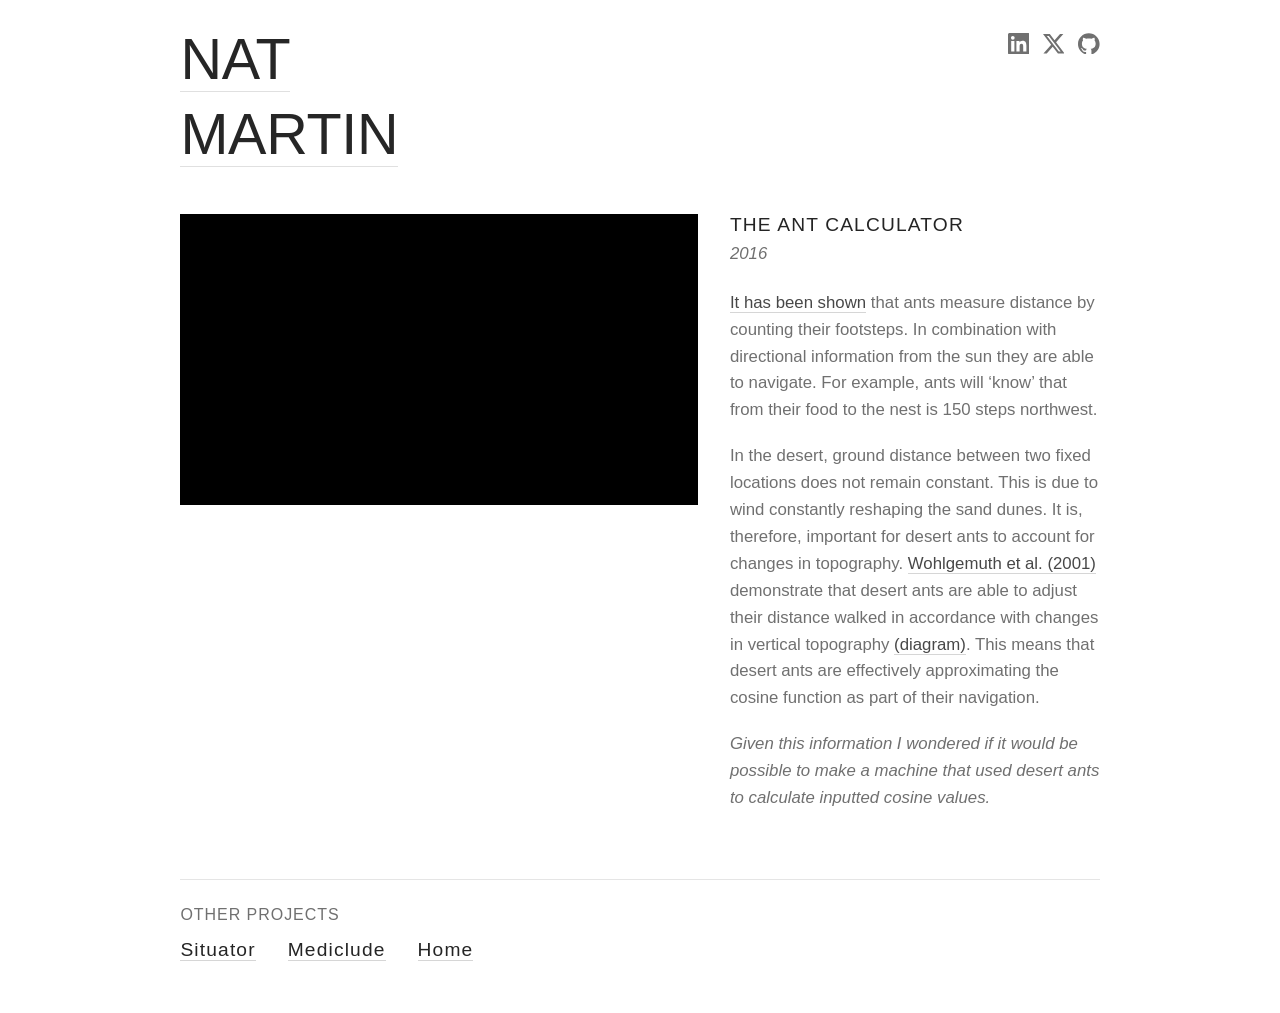
<file: The-Ant-Calculator.html>
<!doctype html>
<html lang="en">
<head>
<meta charset="utf-8">
<meta name="viewport" content="width=device-width, initial-scale=1">
<title>The Ant Calculator - Nat Martin</title>
<meta name="description" content="A machine that uses desert ants to calculate cosine values.">
<link rel="canonical" href="https://natmartin.com/The-Ant-Calculator">
<meta property="og:title" content="The Ant Calculator - Nat Martin">
<meta property="og:description" content="A machine that uses desert ants to calculate cosine values.">
<meta property="og:url" content="https://natmartin.com/The-Ant-Calculator">
<meta property="og:type" content="article">
<link rel="icon" href="/favicon.svg" type="image/svg+xml">
<link rel="icon" href="/favicon.ico" sizes="32x32">
<link rel="apple-touch-icon" href="/apple-touch-icon.png">
<meta name="theme-color" content="#ffffff">
<meta property="og:site_name" content="Nat Martin">
<meta property="og:image" content="https://natmartin.com/og.png">
<meta property="og:image:width" content="1200">
<meta property="og:image:height" content="630">
<meta name="twitter:card" content="summary_large_image">
<meta name="twitter:site" content="@natmartin">
<link rel="stylesheet" href="/style.css">
</head>
<body>

<header class="site-header">
  <h1><a href="/">NAT MARTIN</a></h1>
  <nav class="social" aria-label="Elsewhere">
    <a href="https://www.linkedin.com/in/nat-martin-389845101/" target="_blank" rel="noopener" aria-label="LinkedIn"><svg viewBox="0 0 24 24" fill="currentColor" aria-hidden="true"><path d="M20.447 20.452h-3.554v-5.569c0-1.328-.027-3.037-1.852-3.037-1.853 0-2.136 1.445-2.136 2.939v5.667H9.351V9h3.414v1.561h.046c.477-.9 1.637-1.85 3.37-1.85 3.601 0 4.267 2.37 4.267 5.455v6.286zM5.337 7.433a2.062 2.062 0 1 1 0-4.125 2.062 2.062 0 0 1 0 4.125zM7.119 20.452H3.555V9h3.564v11.452zM22.225 0H1.771C.792 0 0 .774 0 1.729v20.542C0 23.227.792 24 1.771 24h20.451C23.2 24 24 23.227 24 22.271V1.729C24 .774 23.2 0 22.222 0h.003z"/></svg></a>
    <a href="https://x.com/natmartin" target="_blank" rel="noopener" aria-label="X"><svg viewBox="0 0 24 24" fill="currentColor" aria-hidden="true"><path d="M18.901 1.153h3.68l-8.04 9.19L24 22.846h-7.406l-5.8-7.584-6.638 7.584H.474l8.6-9.83L0 1.154h7.594l5.243 6.932ZM17.61 20.644h2.039L6.486 3.24H4.298Z"/></svg></a>
    <a href="https://github.com/natmart-in" target="_blank" rel="noopener" aria-label="GitHub"><svg viewBox="0 0 24 24" fill="currentColor" aria-hidden="true"><path d="M12 .297c-6.63 0-12 5.373-12 12 0 5.303 3.438 9.8 8.205 11.385.6.113.82-.258.82-.577 0-.285-.01-1.04-.015-2.04-3.338.724-4.042-1.61-4.042-1.61C4.422 18.07 3.633 17.7 3.633 17.7c-1.087-.744.084-.729.084-.729 1.205.084 1.838 1.236 1.838 1.236 1.07 1.835 2.809 1.305 3.495.998.108-.776.417-1.305.76-1.605-2.665-.3-5.466-1.332-5.466-5.93 0-1.31.465-2.38 1.235-3.22-.135-.303-.54-1.523.105-3.176 0 0 1.005-.322 3.3 1.23.96-.267 1.98-.399 3-.405 1.02.006 2.04.138 3 .405 2.28-1.552 3.285-1.23 3.285-1.23.645 1.653.24 2.873.12 3.176.765.84 1.23 1.91 1.23 3.22 0 4.61-2.805 5.625-5.475 5.92.42.36.81 1.096.81 2.22 0 1.606-.015 2.896-.015 3.286 0 .315.21.69.825.57C20.565 22.092 24 17.592 24 12.297c0-6.627-5.373-12-12-12"/></svg></a>
  </nav>
</header>

<main class="project">
<div class="split wide">
    <div class="embed"><iframe src="https://www.youtube.com/embed/rH-5Jxub50o" title="The Ant Calculator" allow="encrypted-media; picture-in-picture; fullscreen" referrerpolicy="strict-origin-when-cross-origin"></iframe></div>
    <div>
      <h2 class="label">The Ant Calculator</h2>
      <p class="year">2016</p>
      <p><a href="https://pubmed.ncbi.nlm.nih.gov/17210957/" target="_blank" rel="noopener">It has been shown</a> that ants measure distance by counting their footsteps. In combination with directional information from the sun they are able to navigate. For example, ants will ‘know’ that from their food to the nest is 150 steps northwest.</p>
      <p>In the desert, ground distance between two fixed locations does not remain constant. This is due to wind constantly reshaping the sand dunes. It is, therefore, important for desert ants to account for changes in topography. <a href="https://www.nature.com/articles/35081069" target="_blank" rel="noopener">Wohlgemuth et al. (2001)</a> demonstrate that desert ants are able to adjust their distance walked in accordance with changes in vertical topography <a href="/img/ant-diagram.jpg" target="_blank">(diagram)</a>. This means that desert ants are effectively approximating the cosine function as part of their navigation.</p>
      <p><i>Given this information I wondered if it would be possible to make a machine that used desert ants to calculate inputted cosine values.</i></p>
    </div>
  </div>
</main>

<nav class="more" aria-label="More projects">
  <hr>
  <h2>Other projects</h2>
  <ul>
    <li><a href="/Situator">Situator</a></li>
    <li><a href="/Mediclude">Mediclude</a></li>
    <li><a href="/">Home</a></li>
  </ul>
</nav>

</body>
</html>
</file>
<file: style.css>
:root {
  --ink: rgba(0, 0, 0, 0.85);
  --title: rgba(0, 0, 0, 0.86);
  --link: rgba(0, 0, 0, 0.72);
  --muted: #707070;
  --rule: rgba(0, 0, 0, 0.1);
  --underline: rgba(0, 0, 0, 0.16);
  --underline-hover: rgba(0, 0, 0, 0.5);
  --bg: #fff;
  --pad: 1.9rem;
  --gap: 2rem;
  --font: -apple-system, BlinkMacSystemFont, "Segoe UI", Roboto, Oxygen, Ubuntu, Cantarell, "Open Sans", "Helvetica Neue", sans-serif;
  color-scheme: light;
}

*, *::before, *::after { box-sizing: border-box; }

html { font-size: 100%; -webkit-text-size-adjust: 100%; }

body {
  margin: 0 auto;
  max-width: 980px;
  background: var(--bg);
  color: var(--muted);
  font: 400 1rem/1.5 var(--font);
  -webkit-font-smoothing: antialiased;
  text-rendering: optimizeLegibility;
}

::selection { background: rgba(0, 0, 0, 0.1); color: #000; }

a {
  color: var(--link);
  text-decoration: none;
  border-bottom: 1px solid var(--underline);
}
a:hover { color: var(--ink); border-bottom-color: var(--underline-hover); }
a:active { opacity: 0.7; }

:focus { outline: none; }
:focus-visible {
  outline: 2px solid rgba(0, 0, 0, 0.6);
  outline-offset: 3px;
  border-radius: 2px;
}

i, em { font-style: italic; }
b, strong { font-weight: 600; }

hr {
  height: 1px;
  margin: 0;
  border: 0;
  background: var(--rule);
}

img { display: block; max-width: 100%; height: auto; }

p { text-wrap: pretty; }

/* Small glyphs after links: ↗ leaves the site, ▸ plays a video.
   The glyph sits in a no-wrap span with the link's last word so it can never
   end up on a line of its own. Plain SVG backgrounds work in every browser
   (Safari ignores masks on inline text and paints a solid box instead). */
.ext,
.play,
.nw { white-space: nowrap; }
.ext::after,
.play::after {
  content: "";
  display: inline-block;
  width: 0.62em;
  height: 0.62em;
  margin-left: 0.2em;
  vertical-align: 0.02em;
  background: url("data:image/svg+xml,%3Csvg xmlns='http://www.w3.org/2000/svg' viewBox='0 0 10 10'%3E%3Cpath d='M2 1h7v7M9 1 1 9' fill='none' stroke='%23000' stroke-opacity='.6' stroke-width='1.1'/%3E%3C/svg%3E") center / contain no-repeat;
}
.play::after {
  width: 0.5em;
  height: 0.5em;
  margin-left: 0.35em;
  vertical-align: 0.06em;
  background-image: url("data:image/svg+xml,%3Csvg xmlns='http://www.w3.org/2000/svg' viewBox='0 0 10 10'%3E%3Cpath d='M2 1v8l7-4z' fill='%23000' fill-opacity='.65'/%3E%3C/svg%3E");
}

/* Header */

.site-header {
  display: flex;
  justify-content: space-between;
  align-items: flex-start;
  gap: var(--gap);
  padding: 1.4rem var(--pad) 0;
}

.site-header h1 {
  margin: 0;
  max-width: 18rem;
  font-size: 3.6rem;
  font-weight: 400;
  line-height: 1.3;
  letter-spacing: -0.005em;
  color: var(--ink);
}
.site-header h1 a { color: var(--ink); border-bottom-color: rgba(0, 0, 0, 0.12); }
.site-header h1 a:hover { border-bottom-color: rgba(0, 0, 0, 0.4); }

.social {
  display: flex;
  gap: 0.25rem;
  margin-right: -0.3rem;
  padding-top: 0.35rem;
}
.social a {
  display: block;
  padding: 0.3rem;
  border: 0;
  color: var(--muted);
}
.social a:hover { color: var(--ink); }
.social svg { display: block; width: 1.35rem; height: 1.35rem; }

/* Home: intro line, then three columns */

.intro {
  margin: 1.6rem 0 0;
  text-wrap: balance;
  padding: 0 var(--pad);
  font-size: 1.2rem;
  line-height: 1.45;
  letter-spacing: 0.06em;
  color: var(--title);
}

.columns {
  display: grid;
  grid-template-columns: repeat(3, minmax(0, 1fr));
  column-gap: var(--gap);
  padding: 2.6rem var(--pad) 3rem;
}

section + section { margin-top: 1.1rem; }

section h2 {
  margin: 0 0 0.45rem;
  font-size: 2.1rem;
  font-weight: 400;
  line-height: 1.6;
  letter-spacing: 0.01em;
  color: var(--ink);
}

section hr { margin-top: 1.4rem; }

.entry + .entry { margin-top: 1.35rem; }

.entry-title {
  display: inline;
  margin: 0;
  font-size: 1.2rem;
  font-weight: 400;
  line-height: 1.15;
  letter-spacing: 0.06em;
  color: var(--title);
  text-wrap: balance;
}
.entry-title:not(a) { display: block; }
a.entry-title { color: var(--title); }
a.entry-title:hover { color: #000; }

.entry p {
  margin: 0.3rem 0 0;
  font-style: italic;
  line-height: 1.5;
  text-wrap: wrap;
}

/* Video triggers read like the other entry links */
.video {
  appearance: none;
  padding: 0;
  border: 0;
  border-bottom: 1px solid var(--underline);
  border-radius: 0;
  background: none;
  font: inherit;
  font-size: 1.2rem;
  line-height: 1.15;
  letter-spacing: 0.06em;
  color: var(--title);
  cursor: pointer;
  text-align: left;
}
.video:hover { color: #000; border-bottom-color: var(--underline-hover); }

dialog.player {
  outline: none;
  width: min(90vw, 960px);
  max-width: none;
  padding: 0;
  border: 0;
  border-radius: 12px;
  overflow: hidden;
  background: #000;
  box-shadow: 0 10px 40px rgba(0, 0, 0, 0.25);
}
dialog.player::backdrop {
  background: rgba(0, 0, 0, 0.35);
  -webkit-backdrop-filter: blur(2px);
  backdrop-filter: blur(2px);
}
dialog.player .frame { position: relative; aspect-ratio: 16 / 9; }
dialog.player iframe { position: absolute; inset: 0; width: 100%; height: 100%; border: 0; }
dialog.player .close {
  position: fixed;
  top: 0.75rem;
  right: 1rem;
  width: 2.75rem;
  height: 2.75rem;
  padding: 0;
  border: 0;
  border-radius: 50%;
  background: none;
  color: #fff;
  font: 300 2.2rem/1 var(--font);
  cursor: pointer;
}
dialog.player .close:hover { background: rgba(255, 255, 255, 0.12); }
dialog.player .close:focus-visible { outline-color: #fff; }

@media (prefers-reduced-motion: no-preference) {
  dialog.player[open] { animation: rise 0.22s ease-out; }
  dialog.player[open]::backdrop { animation: fade 0.22s ease-out; }
  a, .social a, .video { transition: color 0.15s, border-color 0.15s; }
}
@keyframes rise { from { opacity: 0; transform: translateY(8px) scale(0.99); } }
@keyframes fade { from { opacity: 0; } }

/* Project pages */

.project {
  padding: 2.6rem var(--pad) 3rem;
  font-size: 1.05rem;
  line-height: 1.6;
}

.project .split {
  display: grid;
  grid-template-columns: minmax(0, 2fr) minmax(0, 1fr);
  gap: var(--gap);
  align-items: start;
}
.project .split.reverse { grid-template-columns: minmax(0, 1fr) minmax(0, 2fr); }
.project .split.wide { grid-template-columns: minmax(0, 7fr) minmax(0, 5fr); }

.project .label {
  margin: 0;
  font-size: 1.2rem;
  font-weight: 400;
  line-height: 1.15;
  letter-spacing: 0.06em;
  text-transform: uppercase;
  color: var(--title);
}
.project .year {
  margin: 0.3rem 0 1.4rem;
  font-style: italic;
  color: var(--muted);
}

.project p { margin: 0 0 1.2rem; }
.project b { font-weight: 600; color: rgba(0, 0, 0, 0.72); }

.project figure { margin: 3rem 0 0; }
.project figcaption {
  margin-top: 0.6em;
  font-size: 0.95rem;
  font-style: italic;
  color: var(--muted);
}

.embed { position: relative; aspect-ratio: 16 / 9; background: #000; }
.embed.square { aspect-ratio: 4 / 3; background: none; }
.embed iframe { position: absolute; inset: 0; width: 100%; height: 100%; border: 0; }

.project .note { margin-top: 3rem; }
.project .narrow { max-width: 66.666%; margin: 1rem auto 0; }

.more {
  padding: 0 var(--pad) 3rem;
}
.more hr { margin-bottom: 1.4rem; }
.more h2 {
  margin: 0 0 0.6rem;
  font-size: 1rem;
  font-weight: 400;
  letter-spacing: 0.06em;
  text-transform: uppercase;
  color: var(--muted);
}
.more ul {
  display: flex;
  flex-wrap: wrap;
  gap: 0.6rem 2rem;
  margin: 0;
  padding: 0;
  list-style: none;
}
.more a { font-size: 1.2rem; letter-spacing: 0.06em; color: var(--title); }

/* Phones and small tablets */

@media (max-width: 767px) {
  :root { --pad: 1.25rem; }
  html { font-size: 93.75%; }
  .site-header { padding-top: 1.1rem; }
  .site-header h1 { font-size: 3rem; }
  .social { padding-top: 0.15rem; }
  .intro { margin-top: 1.2rem; }
  .columns { grid-template-columns: 1fr; padding-top: 1.6rem; }
  .columns > div + div { margin-top: 1.1rem; }
  .project .split,
  .project .split.reverse,
  .project .split.wide { grid-template-columns: 1fr; }
  .project .split.reverse > :first-child { order: 2; }
  .project .narrow { max-width: 100%; }
  .project figure { margin-top: 2rem; }
}

@media print {
  .social, .video, dialog { display: none; }
  .columns { grid-template-columns: 1fr 1fr 1fr; }
  a { border: 0; }
}
</file>
